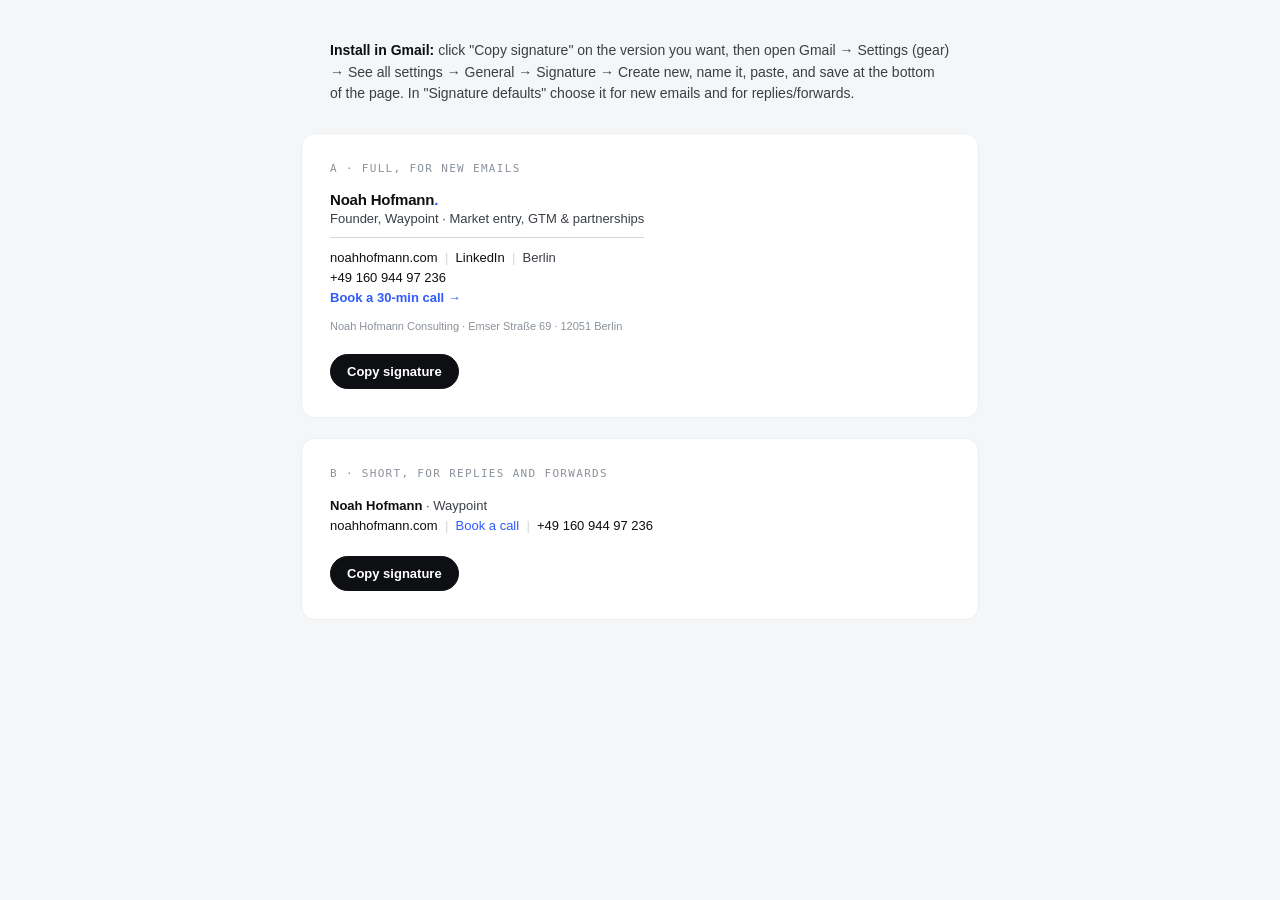
<file: email-signature.html>
<!doctype html>
<html lang="en">
<head>
<meta charset="utf-8">
<title>Email signature · Noah Hofmann</title>
<style>
  body{margin:0;padding:40px 24px;background:#F5F6F7;font-family:-apple-system,BlinkMacSystemFont,"Segoe UI",Roboto,Arial,sans-serif;color:#0D0F12}
  .howto{max-width:620px;margin:0 auto 28px;font-size:14px;line-height:1.55;color:#3A3F46}
  .howto b{color:#0D0F12}
  .card{max-width:620px;margin:0 auto 20px;background:#fff;border:1px solid #ECEEF0;border-radius:14px;padding:28px}
  .tag{font-family:ui-monospace,Menlo,monospace;font-size:11px;letter-spacing:.12em;text-transform:uppercase;color:#8B929B;margin:0 0 16px}
  button{font:inherit;font-size:13px;font-weight:600;margin-top:20px;padding:9px 16px;border-radius:999px;border:1px solid #0D0F12;background:#0D0F12;color:#fff;cursor:pointer}
  button:hover{background:#2F5BFF;border-color:#2F5BFF}
  .ok{font-size:13px;color:#2F5BFF;margin-left:10px}
</style>
</head>
<body>

<div class="howto">
  <b>Install in Gmail:</b> click "Copy signature" on the version you want, then open Gmail → Settings (gear) → See all settings → General → Signature → Create new, name it, paste, and save at the bottom of the page. In "Signature defaults" choose it for new emails and for replies/forwards.
</div>

<!-- ============ VERSION A: FULL (new emails) ============ -->
<div class="card">
  <p class="tag">A · Full, for new emails</p>
  <div id="sigA">
<table cellpadding="0" cellspacing="0" border="0" style="border-collapse:collapse;font-family:Arial,Helvetica,sans-serif;color:#0D0F12;">
  <tr>
    <td style="padding:0 0 10px 0;">
      <span style="font-size:15px;font-weight:bold;letter-spacing:-0.2px;color:#0D0F12;">Noah Hofmann</span><span style="font-size:15px;font-weight:bold;color:#2F5BFF;">.</span><br>
      <span style="font-size:13px;color:#3A3F46;">Founder, Waypoint · Market entry, GTM &amp; partnerships</span>
    </td>
  </tr>
  <tr>
    <td style="border-top:1px solid #D3D7DC;padding:10px 0 0 0;font-size:13px;line-height:20px;color:#3A3F46;">
      <a href="https://noahhofmann.com" style="color:#0D0F12;text-decoration:none;">noahhofmann.com</a>
      <span style="color:#D3D7DC;">&nbsp;|&nbsp;</span>
      <a href="https://linkedin.com/in/noahhofmann" style="color:#0D0F12;text-decoration:none;">LinkedIn</a>
      <span style="color:#D3D7DC;">&nbsp;|&nbsp;</span>
      Berlin<br>
      <a href="tel:+4916094497236" style="color:#0D0F12;text-decoration:none;">+49 160 944 97 236</a><br>
      <a href="https://cal.com/book-a-call-with-noah/30min" style="color:#2F5BFF;text-decoration:none;font-weight:bold;">Book a 30-min call &rarr;</a>
    </td>
  </tr>
  <tr>
    <td style="padding:10px 0 0 0;font-size:11px;line-height:16px;color:#8B929B;">
      Noah Hofmann Consulting · Emser Straße 69 · 12051 Berlin
    </td>
  </tr>
</table>
  </div>
  <button onclick="copySig('sigA','okA')">Copy signature</button><span class="ok" id="okA"></span>
</div>

<!-- ============ VERSION B: SHORT (replies) ============ -->
<div class="card">
  <p class="tag">B · Short, for replies and forwards</p>
  <div id="sigB">
<table cellpadding="0" cellspacing="0" border="0" style="border-collapse:collapse;font-family:Arial,Helvetica,sans-serif;">
  <tr>
    <td style="font-size:13px;line-height:20px;color:#3A3F46;">
      <span style="font-weight:bold;color:#0D0F12;">Noah Hofmann</span> · Waypoint<br>
      <a href="https://noahhofmann.com" style="color:#0D0F12;text-decoration:none;">noahhofmann.com</a>
      <span style="color:#D3D7DC;">&nbsp;|&nbsp;</span>
      <a href="https://cal.com/book-a-call-with-noah/30min" style="color:#2F5BFF;text-decoration:none;">Book a call</a>
      <span style="color:#D3D7DC;">&nbsp;|&nbsp;</span>
      <a href="tel:+4916094497236" style="color:#0D0F12;text-decoration:none;">+49 160 944 97 236</a>
    </td>
  </tr>
</table>
  </div>
  <button onclick="copySig('sigB','okB')">Copy signature</button><span class="ok" id="okB"></span>
</div>

<script>
function copySig(id,okId){
  const el=document.getElementById(id);
  const r=document.createRange(); r.selectNodeContents(el);
  const s=getSelection(); s.removeAllRanges(); s.addRange(r);
  let done=false;
  try{done=document.execCommand('copy')}catch(e){}
  s.removeAllRanges();
  document.getElementById(okId).textContent=done?'Copied. Paste it into Gmail.':'Select the signature above and copy manually (Cmd+C).';
}
</script>
</body>
</html>
</file>
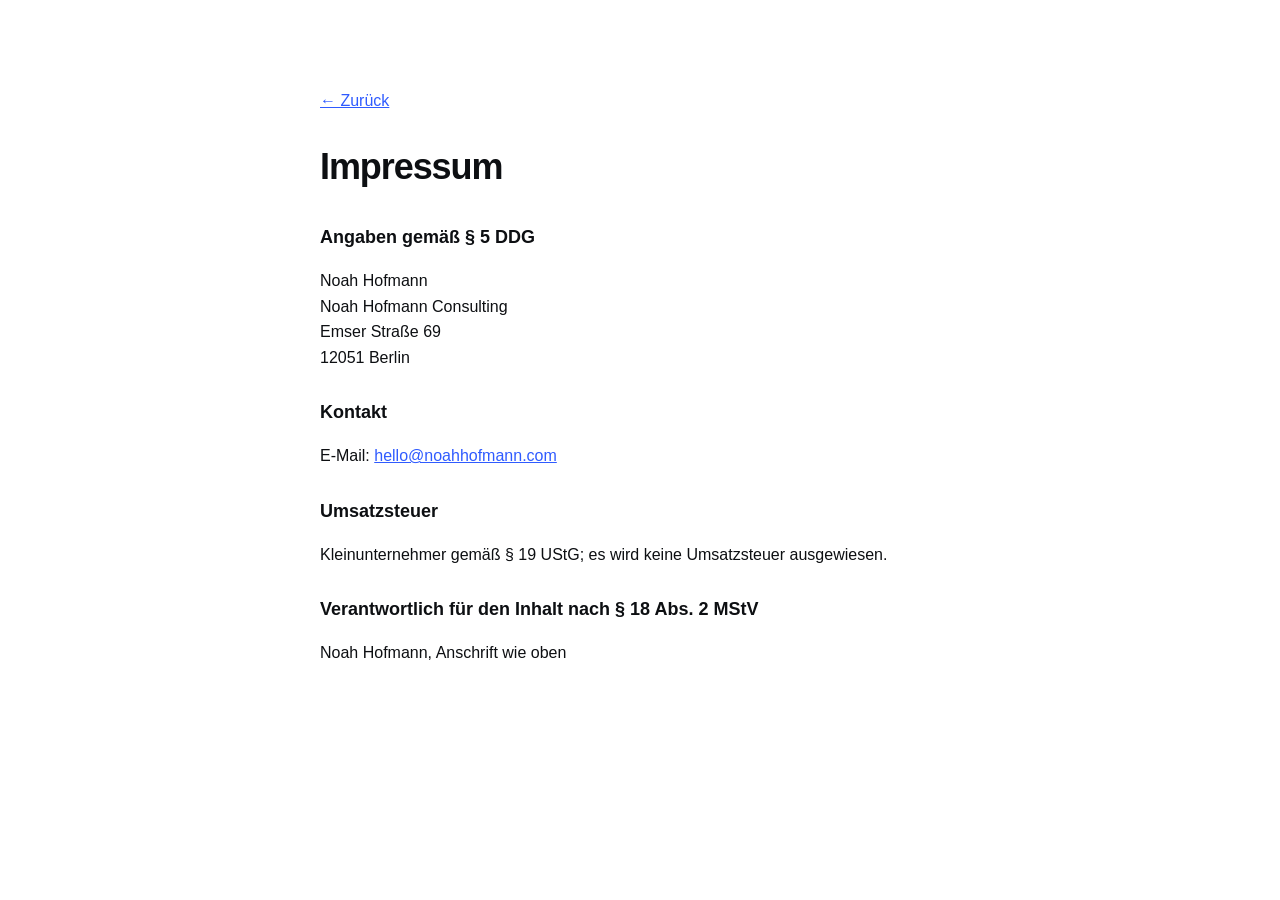
<file: site/impressum.html>
<!doctype html>
<html lang="de">
<head>
<meta charset="utf-8">
<meta name="viewport" content="width=device-width, initial-scale=1">
<link rel="icon" href="/favicon.ico" sizes="any">
<link rel="icon" href="/favicon.svg" type="image/svg+xml">
<link rel="apple-touch-icon" href="/apple-touch-icon.png">
<title>Impressum · Noah Hofmann</title>
<meta name="robots" content="noindex">
<style>
  body { background:#FFFFFF; color:#0D0F12; font-family:-apple-system,BlinkMacSystemFont,"Segoe UI",Roboto,Arial,sans-serif; line-height:1.6; padding:64px 24px; }
  main { max-width:640px; margin:0 auto; }
  h1 { font-weight:600; letter-spacing:-.03em; font-size:36px; margin-bottom:24px; }
  h2 { font-size:18px; margin:28px 0 6px; }
  a { color:#2F5BFF; }
</style>
</head>
<body>
<main>
  <p><a href="/">← Zurück</a></p>
  <h1>Impressum</h1>

  <h2>Angaben gemäß § 5 DDG</h2>
  <p>Noah Hofmann<br>Noah Hofmann Consulting<br>Emser Straße 69<br>12051 Berlin</p>

  <h2>Kontakt</h2>
  <p>E-Mail: <a href="mailto:hello@noahhofmann.com">hello@noahhofmann.com</a></p>

  <h2>Umsatzsteuer</h2>
  <p>Kleinunternehmer gemäß § 19 UStG; es wird keine Umsatzsteuer ausgewiesen.</p>

  <h2>Verantwortlich für den Inhalt nach § 18 Abs. 2 MStV</h2>
  <p>Noah Hofmann, Anschrift wie oben</p>
</main>
</body>
</html>
</file>
